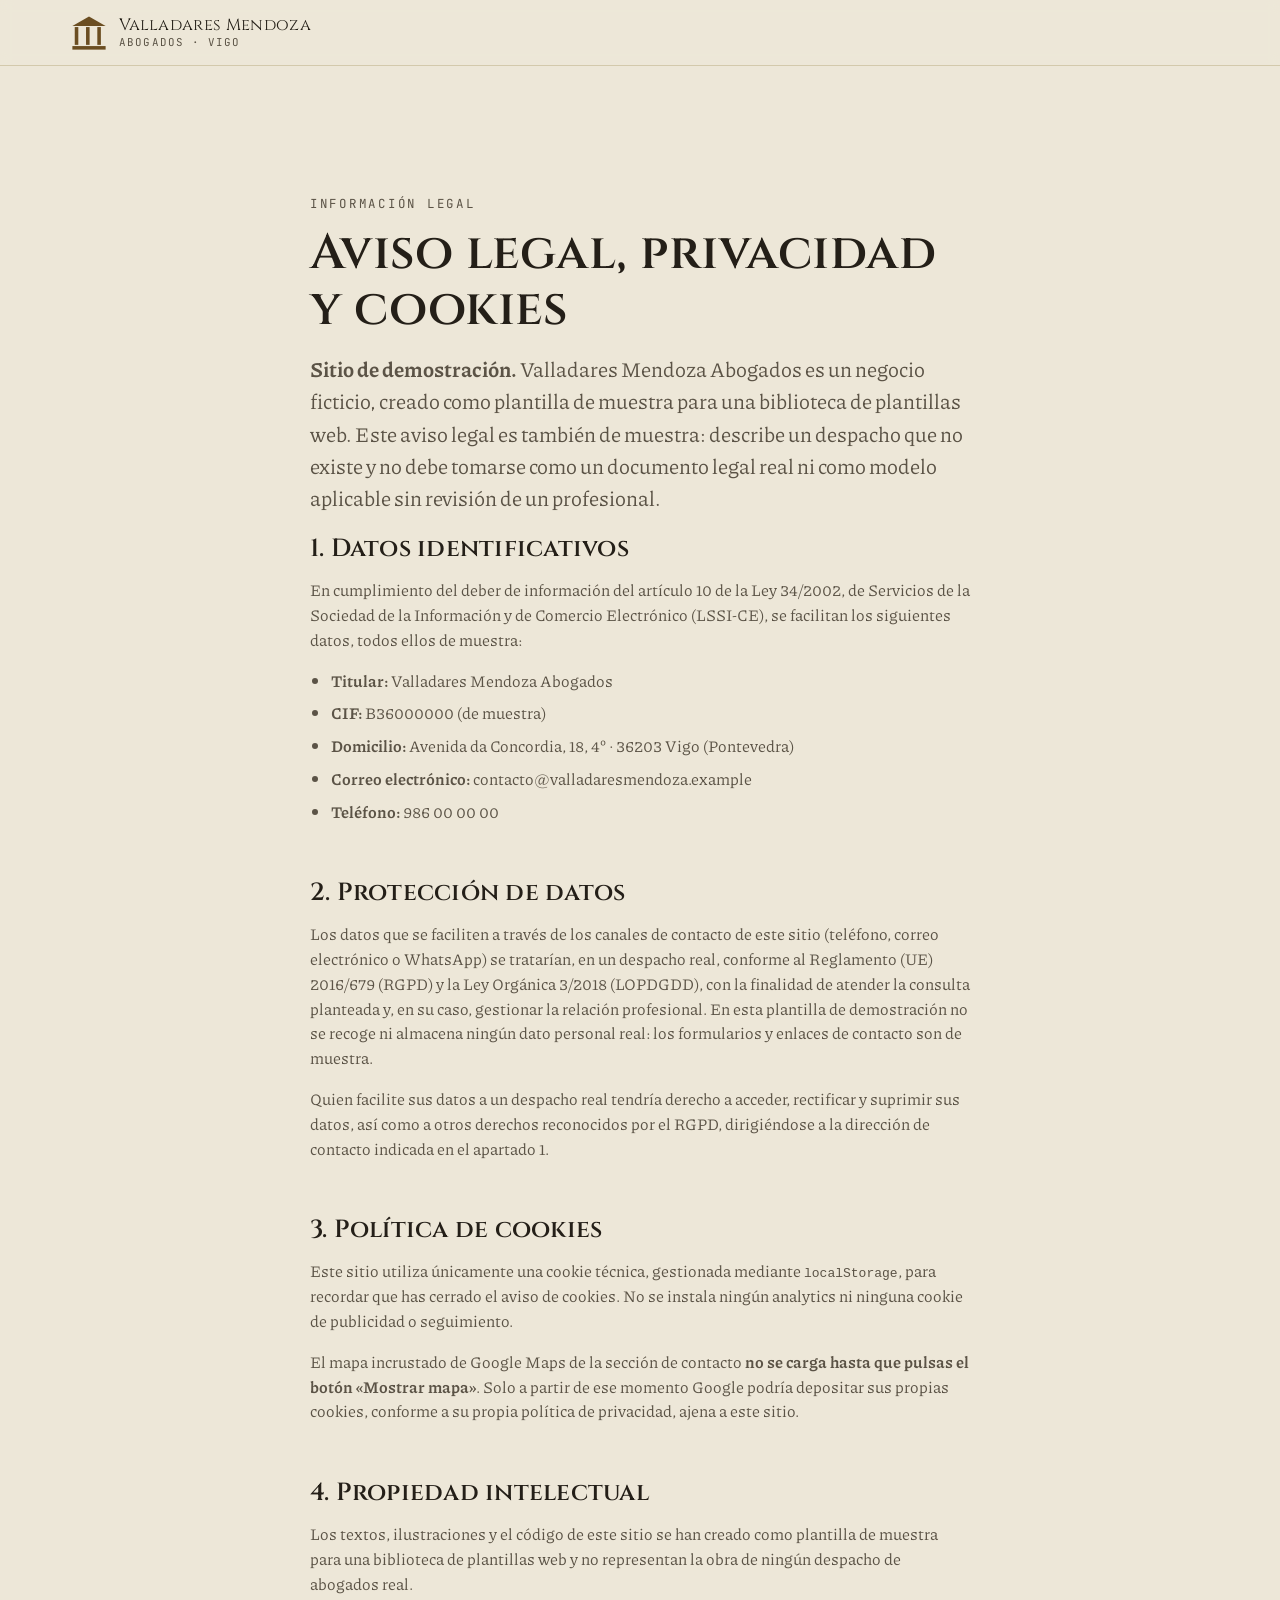
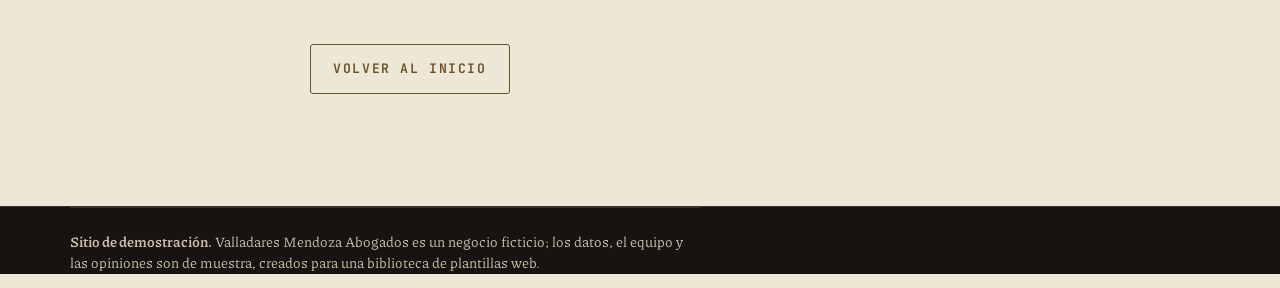
<file: legal.html>
<!DOCTYPE html>
<!-- Sitio de demostración. Valladares Mendoza Abogados es un negocio ficticio. Ver README.md. -->
<html lang="es">
<head>
<meta charset="UTF-8">
<meta name="viewport" content="width=device-width, initial-scale=1">
<title>Aviso legal y privacidad — Valladares Mendoza Abogados</title>
<meta name="robots" content="noindex, nofollow">
<meta name="theme-color" content="#EDE7D8">
<link rel="icon" href="favicon.svg" type="image/svg+xml">
<link rel="manifest" href="manifest.json">
<link rel="preconnect" href="https://fonts.googleapis.com">
<link rel="preconnect" href="https://fonts.gstatic.com" crossorigin>
<link rel="stylesheet" href="https://fonts.googleapis.com/css2?family=Cinzel:wght@400;600;700&family=Piazzolla:ital,wght@0,400;0,600&family=JetBrains+Mono:wght@400;500&display=swap">
<link rel="stylesheet" href="css/style.css">
<style>
  .legal-main { padding-block: 8rem 6rem; max-width: 74ch; }
  .legal-main h2 { font-size: var(--fs-h3); margin-block: 2.2em .6em; }
  .legal-main h2:first-of-type { margin-top: 0; }
  .legal-main p, .legal-main li { color: var(--muted); }
  .legal-main li { margin-bottom: .5em; }
  .legal-main ul { padding-left: 1.3em; list-style: disc; }
</style>
</head>
<body>

<svg class="defs-compartidas" aria-hidden="true" focusable="false">
  <defs>
    <g id="emblema" fill="currentColor">
      <path d="M32 4 L60 20 L4 20 Z"/>
      <rect x="8" y="22" width="6" height="30"/>
      <rect x="27" y="22" width="6" height="30"/>
      <rect x="46" y="22" width="6" height="30"/>
      <rect x="4" y="54" width="56" height="6"/>
    </g>
  </defs>
</svg>

<header class="cabecera" style="position:static;">
  <div class="container cabecera-fila">
    <a class="marca" href="index.html">
      <svg class="marca-icono" viewBox="0 0 64 64" aria-hidden="true" focusable="false"><use href="#emblema" width="64" height="64"/></svg>
      <span class="marca-texto">
        <span class="marca-nombre">Valladares Mendoza</span>
        <span class="marca-lugar">Abogados · Vigo</span>
      </span>
    </a>
  </div>
</header>

<main class="container legal-main">
  <p class="etiqueta">Información legal</p>
  <h1 class="titular" style="max-width:none;">Aviso legal, privacidad y cookies</h1>
  <p class="lead" style="max-width:none;margin-top:1rem;"><strong>Sitio de demostración.</strong> Valladares Mendoza Abogados es un negocio ficticio, creado como plantilla de muestra para una biblioteca de plantillas web. Este aviso legal es también de muestra: describe un despacho que no existe y no debe tomarse como un documento legal real ni como modelo aplicable sin revisión de un profesional.</p>

  <h2 id="aviso">1. Datos identificativos</h2>
  <p>En cumplimiento del deber de información del artículo 10 de la Ley 34/2002, de Servicios de la Sociedad de la Información y de Comercio Electrónico (LSSI-CE), se facilitan los siguientes datos, todos ellos de muestra:</p>
  <ul>
    <li><strong>Titular:</strong> Valladares Mendoza Abogados</li>
    <li><strong>CIF:</strong> B36000000 (de muestra)</li>
    <li><strong>Domicilio:</strong> Avenida da Concordia, 18, 4º · 36203 Vigo (Pontevedra)</li>
    <li><strong>Correo electrónico:</strong> contacto@valladaresmendoza.example</li>
    <li><strong>Teléfono:</strong> 986 00 00 00</li>
  </ul>

  <h2 id="privacidad">2. Protección de datos</h2>
  <p>Los datos que se faciliten a través de los canales de contacto de este sitio (teléfono, correo electrónico o WhatsApp) se tratarían, en un despacho real, conforme al Reglamento (UE) 2016/679 (RGPD) y la Ley Orgánica 3/2018 (LOPDGDD), con la finalidad de atender la consulta planteada y, en su caso, gestionar la relación profesional. En esta plantilla de demostración no se recoge ni almacena ningún dato personal real: los formularios y enlaces de contacto son de muestra.</p>
  <p>Quien facilite sus datos a un despacho real tendría derecho a acceder, rectificar y suprimir sus datos, así como a otros derechos reconocidos por el RGPD, dirigiéndose a la dirección de contacto indicada en el apartado 1.</p>

  <h2 id="cookies">3. Política de cookies</h2>
  <p>Este sitio utiliza únicamente una cookie técnica, gestionada mediante <code>localStorage</code>, para recordar que has cerrado el aviso de cookies. No se instala ningún analytics ni ninguna cookie de publicidad o seguimiento.</p>
  <p>El mapa incrustado de Google Maps de la sección de contacto <strong>no se carga hasta que pulsas el botón «Mostrar mapa»</strong>. Solo a partir de ese momento Google podría depositar sus propias cookies, conforme a su propia política de privacidad, ajena a este sitio.</p>

  <h2 id="propiedad">4. Propiedad intelectual</h2>
  <p>Los textos, ilustraciones y el código de este sitio se han creado como plantilla de muestra para una biblioteca de plantillas web y no representan la obra de ningún despacho de abogados real.</p>

  <p style="margin-top:3rem;"><a class="btn btn-linea" href="index.html">Volver al inicio</a></p>
</main>

<footer class="pie">
  <div class="container">
    <p class="pie-demo"><strong>Sitio de demostración.</strong> Valladares Mendoza Abogados es un negocio ficticio; los datos, el equipo y las opiniones son de muestra, creados para una biblioteca de plantillas web.</p>
  </div>
</footer>
</body>
</html>
</file>
<file: css/style.css>
/* Valladares Mendoza Abogados — plantilla «Pórtico». Sitio de demostración. */

/* ========== 1. Base y tokens ========== */
:root {
  --piedra: #EDE7D8;
  --panel: #E3DBC6;
  --hueso: #F6F2E6;
  --tinta: #241F18;
  --fachada: #171310;
  --muted: #5B5346;
  --muted-oscuro: #C9BFA9;
  --bronce: #8C6A34;
  --bronce-texto: #6B4E22;
  --bronce-claro: #C79A52;
  --verdin: #4C7267;
  --verdin-texto: #3C5B52;
  --verdin-claro: #8FBBAC;
  --borde: #D3C9AC;
  --borde-oscuro: #3A332A;

  --font-display: 'Cinzel', serif;
  --font-body: 'Piazzolla', serif;
  --font-mono: 'JetBrains Mono', monospace;

  --fs-h1: clamp(2.4rem, 4.2vw + 1rem, 5.2rem);
  --fs-h2: clamp(1.9rem, 2.6vw + 1rem, 3.1rem);
  --fs-h3: clamp(1.2rem, 1vw + 1rem, 1.55rem);
  --fs-lead: clamp(1.05rem, .5vw + .95rem, 1.3rem);

  --radio: 3px;
  --transicion: .5s cubic-bezier(.16,.84,.44,1);
}

* { box-sizing: border-box; }

/* Los SVG de <defs> compartidas son solo una biblioteca para <use>: sin esto
   se renderizan con su tamaño por defecto (300x150) y empujan todo el
   contenido hacia abajo en el flujo del documento. */
.defs-compartidas { position: absolute; width: 0; height: 0; overflow: hidden; pointer-events: none; }
/* SOLO el eje horizontal: "overflow: clip" (los dos ejes) deja al <html>
   sin caja de scroll ninguna cuando Lenis no está disponible (CDN caído,
   bloqueado por el navegador) porque "clip" -a diferencia de "hidden"- no
   admite scroll ni siquiera por JS/scrollTop. Sin Lenis compensando con su
   propio scroll, la página entera queda clavada arriba: viola "sin GSAP
   tampoco se rompe" del pliego. overflow-x: clip solo evita que un elemento
   más ancho que la pantalla (la pista de "alas") ensanche el viewport. */
html { scroll-behavior: auto; overflow-x: clip; }
html, body { background: var(--piedra); }
body {
  margin: 0;
  font-family: var(--font-body);
  color: var(--tinta);
  line-height: 1.55;
  overflow-x: clip;
  -webkit-font-smoothing: antialiased;
}
img { max-width: 100%; display: block; }
a { color: inherit; }
h1, h2, h3 { font-family: var(--font-display); font-weight: 600; line-height: 1.14; margin: 0; letter-spacing: .01em; }
p { margin: 0 0 1em; }
ul, ol { margin: 0; padding: 0; list-style: none; }
button { font: inherit; cursor: pointer; background: none; border: 0; color: inherit; }
.container { max-width: 1220px; margin-inline: auto; padding-inline: clamp(1.25rem, 4vw, 2.5rem); }
section { padding-block: clamp(4rem, 9vw, 8rem); }

.visually-hidden {
  position: absolute; width: 1px; height: 1px; padding: 0; margin: -1px;
  overflow: hidden; clip: rect(0,0,0,0); white-space: nowrap; border: 0;
}
.salto-contenido {
  position: absolute; left: 1rem; top: -4rem; z-index: 500;
  background: var(--tinta); color: var(--hueso); padding: .8em 1.2em;
  border-radius: var(--radio); transition: top .3s;
}
.salto-contenido:focus { top: 1rem; }

:focus-visible { outline: 3px solid var(--verdin-texto); outline-offset: 3px; }

/* ========== 2. Utilidades tipográficas ========== */
.etiqueta {
  font-family: var(--font-mono); text-transform: uppercase; letter-spacing: .22em;
  font-size: .78rem; color: var(--bronce-texto); margin: 0 0 .9em;
}
.etiqueta-clara { color: var(--bronce-claro); }
.titular { font-size: var(--fs-h2); color: var(--tinta); max-width: 20ch; }
.titular-claro { color: var(--hueso); }
.lead { font-size: var(--fs-lead); color: var(--muted); max-width: 46ch; }
.lead-claro { color: var(--muted-oscuro); }
.lead-ancho { max-width: 60ch; }

/* char-reveal: la palabra debe ser inline-block + nowrap, o se parte.
   El estado "oculto" lo pone y lo retira el propio GSAP (gsap.set/gsap.to),
   nunca CSS: así no hay estado vacío si el CDN de GSAP falla. */
.palabra { display: inline-block; white-space: nowrap; overflow: hidden; vertical-align: top; }
.palabra-inner { display: inline-block; will-change: transform; }

.boton-magnetico { display: inline-block; transition: transform .35s var(--transicion); }

.btn {
  display: inline-flex; align-items: center; gap: .6em; font-family: var(--font-mono);
  text-transform: uppercase; letter-spacing: .12em; font-size: .82rem; font-weight: 600;
  padding: 1.05em 1.7em; border-radius: var(--radio); text-decoration: none;
  border: 1.5px solid transparent; transition: transform .35s var(--transicion), background .3s, color .3s, border-color .3s;
}
.btn-bronce { background: var(--bronce-texto); color: var(--hueso); }
.btn-bronce:hover { background: var(--tinta); }
.btn-linea { border-color: var(--bronce-texto); color: var(--bronce-texto); }
.btn-linea:hover { background: var(--bronce-texto); color: var(--hueso); }
.btn-pequeno { padding: .7em 1.2em; font-size: .74rem; }

/* ========== 3. Cursor personalizado ========== */
.cursor {
  position: fixed; z-index: 900; top: 0; left: 0; width: 26px; height: 26px;
  margin: -13px 0 0 -13px; border: 1.5px solid var(--bronce-texto); border-radius: 50%;
  pointer-events: none; opacity: 0; transition: opacity .3s, width .3s, height .3s, margin .3s, background .3s, border-color .3s;
  transform: translate3d(-100px,-100px,0); will-change: transform;
}
html.cursor-activo .cursor { opacity: 1; }
.cursor.cursor-enlace {
  width: 52px; height: 52px; margin: -26px 0 0 -26px;
  background: rgba(140,106,52,.14); border-color: var(--bronce);
}
html.cursor-activo, html.cursor-activo a, html.cursor-activo button { cursor: none; }

/* ========== 4. Cortina de entrada ========== */
.cortina {
  position: fixed; inset: 0; z-index: 1000; display: flex;
  pointer-events: none;
}
.cortina-hoja {
  position: absolute; top: 0; bottom: 0; width: 51%; background: var(--fachada);
  background-image: linear-gradient(120deg, #171310 0%, #241C13 45%, #171310 100%);
  box-shadow: inset 0 0 120px rgba(0,0,0,.5);
}
.cortina-izq { left: 0; border-right: 3px solid var(--bronce-claro); border-radius: 0 0 60px 0; }
.cortina-der { right: 0; border-left: 3px solid var(--bronce-claro); border-radius: 0 0 0 60px; }
.cortina-relieve {
  position: absolute; inset: 6%; border: 1.5px solid rgba(199,154,82,.35); border-radius: 4px;
}
.cortina-marca {
  position: absolute; inset: 0; display: flex; align-items: center; justify-content: center;
  gap: .15em; font-family: var(--font-display); color: var(--bronce-claro);
  font-size: clamp(2.5rem, 8vw, 6rem); letter-spacing: .08em;
}
.cortina-inicial { opacity: 0; transform: translateY(14px); }

html:not(.js-motion) .cortina,
.cortina.oculta { display: none !important; }

/* ========== 5. Cabecera ========== */
.cabecera {
  position: fixed; inset-inline: 0; top: 0; z-index: 300;
  background: rgba(237,231,216,.88); backdrop-filter: blur(6px);
  border-bottom: 1px solid var(--borde);
}
.cabecera-fila { display: flex; align-items: center; justify-content: space-between; padding-block: .85rem; }
.marca { display: flex; align-items: center; gap: .7em; text-decoration: none; color: var(--tinta); }
.marca-icono { width: 38px; height: 38px; color: var(--bronce-texto); }
.marca-texto { display: flex; flex-direction: column; line-height: 1.2; }
.marca-nombre { font-family: var(--font-display); font-size: 1.02rem; letter-spacing: .02em; }
.marca-lugar { font-family: var(--font-mono); font-size: .68rem; letter-spacing: .1em; color: var(--muted); text-transform: uppercase; }

.nav-escritorio { display: none; align-items: center; gap: 2rem; font-family: var(--font-mono); font-size: .82rem; letter-spacing: .05em; }
.nav-escritorio a:not(.btn) { text-decoration: none; position: relative; padding-bottom: 2px; }
.nav-escritorio a:not(.btn)::after {
  content: ''; position: absolute; left: 0; right: 100%; bottom: 0; height: 1.5px;
  background: var(--bronce-texto); transition: right .35s var(--transicion);
}
.nav-escritorio a:not(.btn):hover::after { right: 0; }

.menu-boton { display: flex; flex-direction: column; gap: 5px; padding: 10px; }
.menu-boton-linea { width: 22px; height: 2px; background: var(--tinta); transition: transform .3s, opacity .3s; }
.menu-boton[aria-expanded="true"] .menu-boton-linea:nth-child(1) { transform: translateY(7px) rotate(45deg); }
.menu-boton[aria-expanded="true"] .menu-boton-linea:nth-child(2) { opacity: 0; }
.menu-boton[aria-expanded="true"] .menu-boton-linea:nth-child(3) { transform: translateY(-7px) rotate(-45deg); }

.menu-movil {
  position: fixed; inset: 64px 0 0 0; z-index: 250; background: var(--piedra);
  transform: translateY(-8px); opacity: 0; visibility: hidden;
  transition: transform .35s var(--transicion), opacity .35s;
  border-top: 1px solid var(--borde);
}
.menu-movil.abierto { transform: translateY(0); opacity: 1; visibility: visible; }
.menu-movil nav { display: flex; flex-direction: column; padding: 2rem clamp(1.25rem,4vw,2.5rem); gap: 1.6rem; }
.menu-movil a { text-decoration: none; font-family: var(--font-display); font-size: 1.4rem; }

@media (min-width: 900px) {
  .nav-escritorio { display: flex; }
  .menu-boton { display: none; }
  .menu-movil { display: none; }
}

/* ========== 6. Hero / Pórtico ========== */
.hero { position: relative; height: 100vh; min-height: 620px; overflow: hidden; background: var(--piedra); padding-block: 0; }
html.js-motion.gsap-listo .hero { height: 190vh; }
.hero-pin { position: sticky; top: 0; height: 100vh; min-height: 620px; overflow: hidden; display: flex; flex-direction: column; justify-content: flex-end; }

.hero-cielo { position: absolute; inset: 0; z-index: 0; }
.hero-patio { position: absolute; left: 0; right: 0; bottom: 0; height: 46%; z-index: 1; }
.patio-suelo { fill: #DDD2B4; }
.patio-fondo { fill: #CBBE9C; }
.patio-losas path { stroke: #C4B78F; stroke-width: 1.4; fill: none; }

.hero-columnata { position: relative; z-index: 2; }
.hero-fila { width: 100%; height: 60vh; display: block; }
.columna-grupo { transform-origin: center bottom; }
.columna-base, .columna-plinto { fill: #B7A97E; }
.columna-fuste { fill: #E7DEC4; }
.columna-flautas path { stroke: #C9BC96; stroke-width: 1.3; fill: none; }
.columna-abaco, .columna-equino { fill: #B7A97E; }
.columna-collarino { fill: #8C6A34; }

.hero-fronton { position: relative; z-index: 3; margin-top: -2px; }
.hero-fronton svg { width: 100%; height: clamp(48px, 8vw, 100px); display: block; }
.fronton-triangulo { fill: #DACCA1; }
.fronton-cornisa { fill: #B7A97E; }

.hero-arquitrabe {
  position: relative; z-index: 4; background: var(--bronce-texto); background-image: linear-gradient(180deg, #7A5B2B, #5B421C);
  padding-block: clamp(.9rem, 2vw, 1.6rem); box-shadow: 0 3px 0 rgba(0,0,0,.18) inset, 0 -3px 0 rgba(255,255,255,.08) inset;
}
.hero-inscripcion {
  text-align: center; font-family: var(--font-display); color: var(--hueso);
  font-size: clamp(1.1rem, 3vw, 2.3rem); letter-spacing: .08em; text-transform: uppercase;
  text-shadow: 0 2px 0 rgba(0,0,0,.45), 0 -1px 0 rgba(255,255,255,.12);
}

.hero-texto { position: absolute; z-index: 5; left: 0; right: 0; bottom: 30%; text-align: center; color: var(--tinta); }
.hero-antetitulo { font-family: var(--font-mono); text-transform: uppercase; letter-spacing: .3em; font-size: .78rem; color: var(--bronce-texto); }
.hero-lead { font-size: var(--fs-lead); max-width: 44ch; margin-inline: auto; color: var(--tinta); background: rgba(237,231,216,.72); border-radius: var(--radio); padding: .3em .6em; }
.hero-cta { display: flex; flex-wrap: wrap; gap: 1rem; justify-content: center; margin-top: 1.4rem; }

.hero-scroll { margin-top: 2rem; text-align: center; color: var(--bronce-texto); }
.hero-scroll span { display: block; width: 1px; height: 26px; background: var(--bronce-texto); margin: 0 auto .6rem; overflow: hidden; }
html.js-motion .hero-scroll span::after { content:''; display:block; width:100%; height:100%; background:var(--tinta); animation: bajar 1.8s ease-in-out infinite; }
@keyframes bajar { 0% { transform: translateY(-100%); } 100% { transform: translateY(100%); } }
.hero-scroll p { font-family: var(--font-mono); font-size: .68rem; text-transform: uppercase; letter-spacing: .18em; margin: 0; }

@media (min-width: 640px) { .hero-texto { bottom: 26%; } }

/* El viewBox de la columnata (1400x525) es panorámico: bajo "meet" en un
   móvil estrecho el ancho manda sobre el alto, así que el renderizado real
   queda fijo en ~146px pase lo que pase con la altura del contenedor. Se
   acorta el contenedor a esa medida para no dejar relleno vacío encima. */
@media (max-width: 640px) {
  .hero-fila { height: 18vh; min-height: 150px; }
  .hero-patio { height: 34%; }
}

html.js-motion.gsap-listo .hero-texto,
html.js-motion.gsap-listo .hero-scroll {
  opacity: 0; transform: translateY(18px);
  transition: opacity .9s var(--transicion) .15s, transform .9s var(--transicion) .15s;
}
html.js-motion.gsap-listo .hero-texto.visible,
html.js-motion.gsap-listo .hero-scroll.visible { opacity: 1; transform: translateY(0); }

html.bloqueo-scroll { overflow: hidden; }

/* ========== 7. Escalinata ========== */
.escalinata { background: var(--piedra); }
/* Rail lateral pegajoso desde el primer momento: si el gráfico solo fuera
   un adorno de cabecera (no sticky) en móvil, el usuario nunca vería subir
   el marcador mientras lee la lista, que es todo el sentido del gesto. */
.escalinata-cuerpo { margin-top: 3rem; display: grid; grid-template-columns: 72px 1fr; gap: 1.1rem; align-items: start; }
.escalinata-visual { position: sticky; top: 6rem; width: 72px; }
.escalinata-svg { width: 100%; height: auto; display: block; }
.escalon rect {
  fill: var(--hueso); stroke: var(--borde); stroke-width: 2.5;
  transition: fill .5s var(--transicion), stroke .5s var(--transicion);
}
html.js-motion .escalon.activo rect { fill: var(--bronce-texto); stroke: var(--bronce-claro); }
.escalon-marcador {
  fill: var(--bronce); stroke: var(--hueso); stroke-width: 2.5;
  transition: cx .5s var(--transicion), cy .5s var(--transicion);
}

.peldanos { display: flex; flex-direction: column; }
.peldano {
  display: grid; grid-template-columns: auto 1fr; gap: 1.6rem; align-items: start;
  padding-block: 1.6rem; border-top: 1px solid var(--borde);
}
.peldano:last-child { border-bottom: 1px solid var(--borde); }
.peldano-marca { display: flex; align-items: center; }
.peldano-num {
  font-family: var(--font-mono); font-size: 1rem; color: var(--bronce-texto);
  border: 1.5px solid var(--bronce-texto); border-radius: 50%; width: 2.6em; height: 2.6em;
  display: grid; place-items: center; transition: background .4s var(--transicion), color .4s var(--transicion);
}
html.js-motion .peldano.activo .peldano-num { background: var(--bronce-texto); color: var(--hueso); }
.peldano-cuerpo h3 { font-size: var(--fs-h3); margin-bottom: .45em; }
.peldano-cuerpo p { color: var(--muted); max-width: 58ch; margin: 0; }

html.js-motion.gsap-listo .peldano { opacity: 0; transform: translateY(28px); transition: opacity .7s var(--transicion), transform .7s var(--transicion), background .4s, color .4s; }
html.js-motion.gsap-listo .peldano.visible { opacity: 1; transform: translateY(0); }

@media (min-width: 720px) {
  .escalinata-cuerpo { grid-template-columns: 200px 1fr; gap: 3rem; }
  .escalinata-visual { top: 7.5rem; width: 200px; }
  .peldanos { max-width: 56rem; }
  .peldano { grid-template-columns: 6rem 1fr; }
}

/* ========== 8. Friso (marquee) ========== */
.friso { padding-block: 0; background: var(--tinta); border-block: 1px solid var(--borde-oscuro); overflow: hidden; }
.friso-pista { display: flex; width: max-content; will-change: transform; }
.friso-grupo { display: flex; align-items: center; gap: 1.4rem; padding: 1.1rem 0; white-space: nowrap; }
.friso-grupo span { font-family: var(--font-display); font-size: clamp(1rem, 2vw, 1.5rem); letter-spacing: .06em; color: var(--bronce-claro); text-transform: uppercase; }
.friso-punto { color: var(--verdin-claro) !important; font-size: .7em !important; }

/* ========== 9. Directorio (placas de bronce) ========== */
.directorio { background: var(--fachada); color: var(--hueso); }
.placas { margin-top: 3rem; display: grid; grid-template-columns: 1fr; gap: 1px; background: var(--borde-oscuro); border: 1px solid var(--borde-oscuro); }
.placa { background: var(--fachada); }
.placa-superficie {
  padding: 1.5rem 1.6rem; display: flex; flex-direction: column; gap: .3rem;
  background-image: linear-gradient(160deg, rgba(199,154,82,.07), transparent 60%);
}
.placa-nombre { font-family: var(--font-display); font-size: 1.08rem; color: var(--hueso); }
.placa-cargo { font-family: var(--font-mono); font-size: .74rem; letter-spacing: .12em; text-transform: uppercase; color: var(--bronce-claro); }
.placa-area { color: var(--muted-oscuro); font-size: .92rem; }
.directorio-nota { margin-top: 2rem; color: var(--muted-oscuro); font-size: .92rem; max-width: 50ch; }

html.js-motion.gsap-listo .placa-superficie {
  clip-path: inset(0 100% 0 0); transition: clip-path .8s var(--transicion);
}
html.js-motion.gsap-listo .placa.visible .placa-superficie { clip-path: inset(0 0 0 0); }

@media (min-width: 600px) { .placas { grid-template-columns: 1fr 1fr; } }
@media (min-width: 980px) { .placas { grid-template-columns: repeat(3, 1fr); } }

/* ========== 10. Alas (galería anclada horizontal) ========== */
/* El hueco vacío original venía de una caja de 100vh permanente (añadida al
   cargar la página, no solo mientras el pin de GSAP está activo) con las
   tarjetas centradas verticalmente dentro: entre la cabecera y las tarjetas
   quedaba (100vh - alto de la tarjeta) / 2 de aire, siempre, se recorriera o
   no la sección con el pin ya enganchado. La cabecera vive ahora DENTRO del
   contenedor anclado (mismo flujo, columna flex), así que el "alto sobrante"
   de la caja lo consume la cabecera y no queda como hueco suelto. */
.alas { background: var(--piedra); padding-bottom: 0; }
.alas-pin { position: relative; overflow: hidden; display: flex; flex-direction: column; }
.alas-cabecera { flex: 0 0 auto; padding-bottom: clamp(1.6rem, 4vw, 2.5rem); }
.alas-pista {
  display: flex; gap: 1.4rem; padding-inline: clamp(1.25rem, 4vw, 2.5rem);
  overflow-x: auto; scroll-snap-type: x mandatory; padding-bottom: 2.5rem;
}
.ala {
  flex: 0 0 min(560px, 84vw); scroll-snap-align: start; background: var(--hueso);
  border: 1px solid var(--borde); border-radius: var(--radio); padding: 2.2rem 2rem;
  display: flex; flex-direction: column; gap: .9rem;
}
.ala-numero { font-family: var(--font-mono); text-transform: uppercase; letter-spacing: .2em; font-size: .74rem; color: var(--verdin-texto); }
.ala-icono { width: 56px; height: 56px; color: var(--bronce-texto); }
.ala h3 { font-size: var(--fs-h3); max-width: 22ch; }
.ala p { color: var(--muted); margin: 0; }

/* Con pin de GSAP: la pista deja de ser scroll manual. La cabecera se queda
   fija arriba (flex: 0 0 auto) y la pista solo ocupa el resto de la caja
   (flex: 1 1 auto), así que el centrado vertical actúa sobre ese resto, no
   sobre los 100vh enteros. */
/* 100vh menos la cabecera fija del sitio (~64px): el pin ahora ancla con la
   caja ya por debajo de esa cabecera (ver comentario en initAlas, main.js),
   así que su alto tiene que caber en lo que queda del viewport, no en el
   viewport entero, o el borde inferior de la caja queda fuera de pantalla. */
.alas-pin.pin-activo { height: calc(100vh - 64px); }
.alas-pin.pin-activo .alas-cabecera { padding-bottom: clamp(1.4rem, 3vw, 2.2rem); }
.alas-pin.pin-activo .alas-pista {
  flex: 1 1 auto; min-height: 0; position: relative; align-items: center;
  overflow: visible; padding-bottom: 0;
}
.alas-progreso { height: 3px; background: var(--borde); margin-inline: clamp(1.25rem,4vw,2.5rem); display: none; }
.alas-pin.pin-activo ~ .alas-progreso { display: block; }
.alas-progreso span { display: block; height: 100%; width: 0%; background: var(--bronce-texto); }

/* ========== 11. Cifras ========== */
.cifras { background: var(--tinta); color: var(--hueso); }
.cifras-grid { margin-top: 3rem; display: grid; grid-template-columns: repeat(2, 1fr); gap: 2.4rem 1.6rem; }
.cifra { border-top: 1px solid var(--borde-oscuro); padding-top: 1.1rem; }
.cifra-num { font-family: var(--font-display); font-size: clamp(2.4rem, 5vw, 4.2rem); color: var(--bronce-claro); font-variant-numeric: tabular-nums; }
.cifra-sufijo { font-family: var(--font-display); font-size: clamp(1.6rem, 3vw, 2.6rem); color: var(--bronce-claro); }
.cifra p { margin: .3em 0 0; color: var(--muted-oscuro); max-width: 24ch; }
@media (min-width: 720px) { .cifras-grid { grid-template-columns: repeat(4, 1fr); } }

/* ========== 12. Testimonios ========== */
.testimonios { background: var(--piedra); }
.placas-testimonio { margin-top: 3rem; display: grid; grid-template-columns: 1fr; gap: 1.4rem; }
.testimonio {
  margin: 0; background: var(--hueso); border: 1px solid var(--borde); border-left: 4px solid var(--bronce-texto);
  border-radius: var(--radio); padding: 1.8rem 1.9rem;
  transition: transform .4s var(--transicion), box-shadow .4s var(--transicion);
}
.testimonio p { font-size: 1.05rem; color: var(--tinta); }
.testimonio footer { font-family: var(--font-mono); font-size: .78rem; color: var(--muted); display: flex; flex-wrap: wrap; gap: .6em; align-items: center; }
.testimonio-muestra {
  text-transform: uppercase; letter-spacing: .08em; font-size: .68rem; color: var(--verdin-texto);
  border: 1px solid var(--verdin-texto); border-radius: 20px; padding: .2em .7em;
}

/* Sello notarial: el gesto propio de "un testimonio es una firma que se
   sella", distinto del pórtico pero coherente con un despacho de abogados.
   El anillo se traza con stroke-dasharray (pathLength normaliza la medida)
   y la estrella aparece después; todo visible por defecto sin JS/GSAP,
   el estado "sin trazar" solo existe bajo html.js-motion. */
.testimonio-sello { width: 42px; height: 42px; color: var(--bronce-texto); margin-bottom: .7rem; }
html.js-motion .testimonio-sello .sello-anillo,
html.js-motion .testimonio-sello .sello-cinta {
  stroke-dasharray: 1; stroke-dashoffset: 1; transition: stroke-dashoffset 1.1s var(--transicion);
}
html.js-motion .testimonio-sello .sello-estrella { opacity: 0; transition: opacity .5s var(--transicion) .7s, transform .5s var(--transicion) .7s; transform: scale(.4); transform-origin: 32px 25px; }
html.js-motion .testimonio.visible .testimonio-sello .sello-anillo,
html.js-motion .testimonio.visible .testimonio-sello .sello-cinta { stroke-dashoffset: 0; }
html.js-motion .testimonio.visible .testimonio-sello .sello-cinta { transition-delay: .25s; }
html.js-motion .testimonio.visible .testimonio-sello .sello-estrella { opacity: 1; transform: scale(1); }

/* Tarjeta con leve inclinación 3D siguiendo el puntero (solo puntero fino,
   ver main.js): sensación táctil de premium sin competir con el scrub de
   "alas", que ya usa transform para su propio efecto de profundidad. */
.tarjeta-3d { transform-style: preserve-3d; will-change: transform; }

@media (min-width: 900px) { .placas-testimonio { grid-template-columns: repeat(3, 1fr); } }

/* ========== 13. Contacto ========== */
.contacto { background: var(--fachada); color: var(--hueso); }
.contacto-grid { display: grid; grid-template-columns: 1fr; gap: 2.6rem; align-items: start; }
.ficha { margin: 1.8rem 0; display: grid; gap: .9rem; }
.ficha > div { display: grid; grid-template-columns: 9rem 1fr; gap: .8rem; border-top: 1px solid var(--borde-oscuro); padding-top: .7rem; }
.ficha dt { font-family: var(--font-mono); font-size: .72rem; text-transform: uppercase; letter-spacing: .1em; color: var(--muted-oscuro); }
.ficha dd { margin: 0; }
.ficha a { text-decoration: none; border-bottom: 1px solid var(--bronce-claro); }

.mapa-caja { background: rgba(199,154,82,.08); border: 1px dashed var(--bronce-claro); border-radius: var(--radio); padding: 2.4rem; text-align: center; min-height: 320px; display: flex; flex-direction: column; align-items: center; justify-content: center; gap: 1rem; }
.mapa-boton { display: inline-flex; gap: .6em; align-items: center; font-family: var(--font-mono); text-transform: uppercase; letter-spacing: .1em; font-size: .82rem; color: var(--hueso); border: 1.5px solid var(--bronce-claro); border-radius: var(--radio); padding: .9em 1.5em; }
.mapa-boton svg { width: 20px; height: 20px; }
.mapa-nota { font-size: .82rem; color: var(--muted-oscuro); max-width: 32ch; margin: 0; }
.mapa-caja iframe { width: 100%; height: 340px; border: 0; border-radius: var(--radio); }

@media (min-width: 860px) { .contacto-grid { grid-template-columns: 1.1fr .9fr; } }

/* ========== 14. Pie ========== */
.pie { background: var(--fachada); color: var(--muted-oscuro); border-top: 1px solid var(--borde-oscuro); }
.pie-grid { display: grid; gap: 2.2rem; padding-block: 3.5rem 2rem; grid-template-columns: 1fr; }
.pie .marca { color: var(--hueso); margin-bottom: .8rem; }
.pie .marca-lugar { color: var(--muted-oscuro); }
.pie-desc { max-width: 32ch; }
.pie-nav h3, .pie-ficha h3 { font-family: var(--font-mono); font-size: .72rem; text-transform: uppercase; letter-spacing: .14em; color: var(--bronce-claro); margin-bottom: .9rem; }
.pie-nav { display: flex; flex-direction: column; gap: .6rem; }
.pie-nav a { text-decoration: none; }
.pie-nav a:hover, .ficha a:hover { color: var(--hueso); }
.pie-ficha p { margin: 0 0 .5em; font-size: .92rem; }
.pie-demo { border-top: 1px solid var(--borde-oscuro); padding-top: 1.4rem; font-size: .88rem; max-width: 70ch; }
.pie-copy { font-size: .8rem; color: var(--muted-oscuro); padding-bottom: 2rem; }
@media (min-width: 720px) { .pie-grid { grid-template-columns: 1.3fr .8fr .8fr 1fr; } }

/* ========== 15. Aviso de cookies ========== */
.cookie-banner {
  position: fixed; left: 1rem; right: 1rem; bottom: 1rem; z-index: 400;
  background: var(--tinta); color: var(--hueso); border: 1px solid var(--borde-oscuro);
  border-radius: var(--radio); padding: 1.1rem 1.3rem; gap: 1rem; align-items: center;
  max-width: 640px; margin-inline: auto; box-shadow: 0 12px 30px rgba(0,0,0,.25);
}
/* Trampa conocida: el display:flex va SOLO en :not([hidden]), nunca en .cookie-banner a secas */
.cookie-banner:not([hidden]) { display: flex; flex-wrap: wrap; }
.cookie-banner p { margin: 0; font-size: .88rem; flex: 1 1 240px; }
.cookie-banner a { color: var(--bronce-claro); }

/* ========== 16. Página 404 ========== */
.pagina-404 { padding-block: 8rem 6rem; text-align: center; }
.pagina-404 .titular { max-width: none; margin-inline: auto; }
.pagina-404-emblema { width: 90px; height: 90px; margin: 0 auto 2rem; color: var(--bronce-texto); }

/* ========== 17. Reducción de movimiento: apagar SOLO el movimiento ========== */
@media (prefers-reduced-motion: reduce) {
  html.js-motion.gsap-listo .hero { height: 100vh; }
  * { scroll-behavior: auto !important; }
}
</file>
